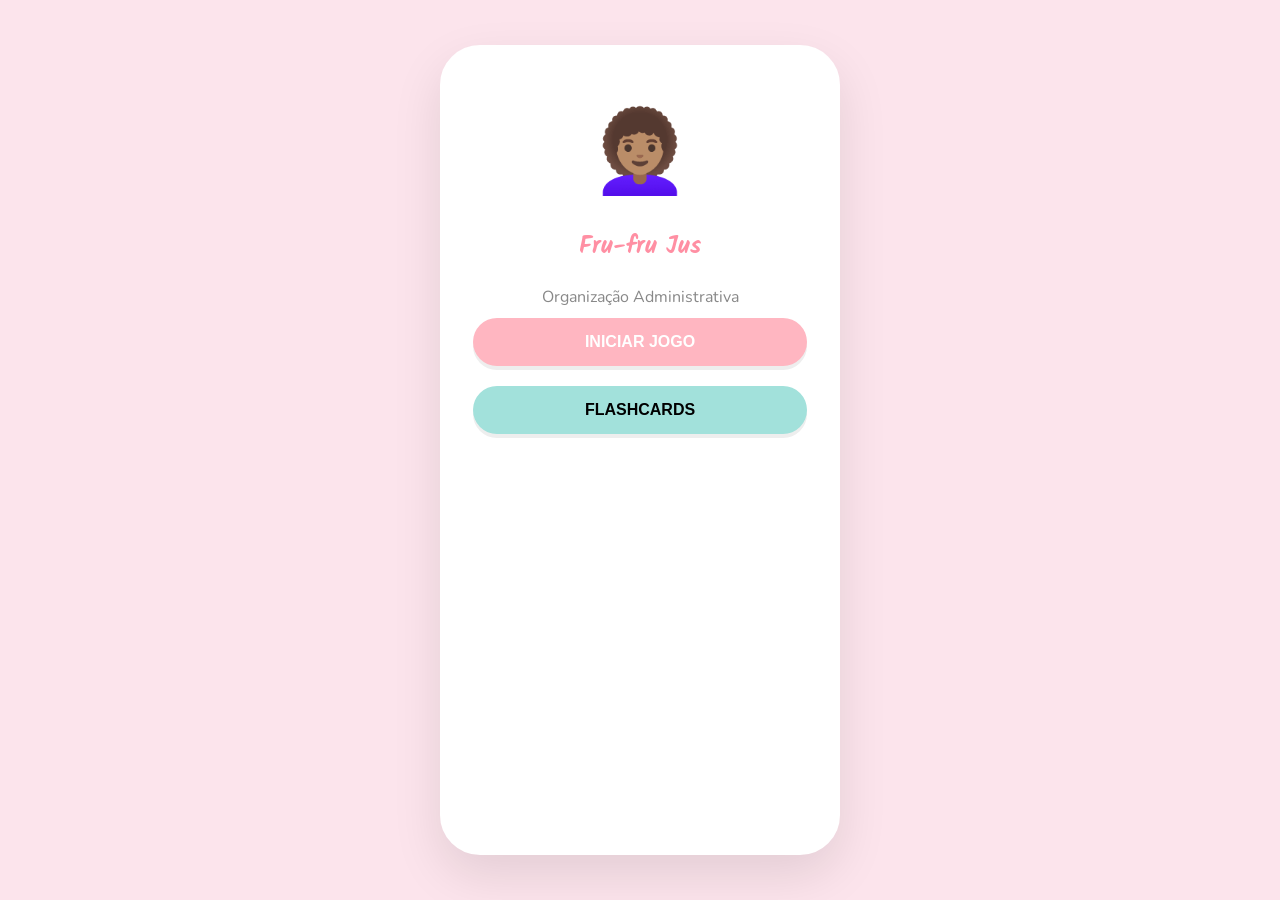
<file: index.html>
<!DOCTYPE html>
<html lang="pt-BR">
<head>
    <meta charset="UTF-8">
    <meta name="viewport" content="width=device-width, initial-scale=1.0">
    <title>Fru-fru: Missão Administrativa</title>
    <link href="https://fonts.googleapis.com/css2?family=Kalam:wght@700&family=Nunito:wght@400;700&display=swap" rel="stylesheet">
    <link rel="stylesheet" href="css/styles.css">
</head>
<body>
    <div id="celular">
        <section id="t-inicio" class="tela" style="display:block">
            <span class="frufru-img">👩🏽‍🦱</span>
            <h1>Fru-fru Jus</h1>
            <p style="text-align:center; color:#888">Organização Administrativa</p>
            <button class="btn-rosa" onclick="gameController.start()">INICIAR JOGO</button>
            <button style="background:var(--azul)" onclick="gameController.openFlashcards()">FLASHCARDS</button>
        </section>

        <section id="t-intro" class="tela">
            <span class="frufru-img">👩🏽‍🦱</span>
            <div class="caixa-texto">Oi! Sou a Fru-fru! Vou te levar por 30 fases para dominar o Direito Administrativo. Se você errar, eu te explico tudo no final de cada fase!</div>
            <button class="btn-rosa" onclick="gameController.goToMap()">VAMOS LÁ!</button>
        </section>

        <section id="t-mapa" class="tela">
            <h2>Floresta das Leis</h2>
            <div id="lista-fases"></div>
            <button class="btn-rosa" onclick="gameController.goToStart()">SAIR</button>
        </section>

        <section id="t-jogo" class="tela">
            <div id="hud" style="display:flex; justify-content:space-between; font-weight:bold; color:var(--rosa-escuro)">
                <span id="fase-txt">Fase 1</span>
                <span id="progresso-txt">1/30</span>
            </div>
            <div id="container-pergunta"></div>
            <div id="feedback" style="display:none; margin-top:20px" class="caixa-texto"></div>
            <button id="btn-prox" class="btn-rosa" style="display:none" onclick="gameController.nextQuestion()">AVANÇAR</button>
            <div id="controles-jogo" style="display:grid; grid-template-columns:1fr 1fr; gap:10px">
                <button style="background:#eee" onclick="gameController.goToMap()">VOLTAR</button>
                <button id="btn-dica" style="background:var(--azul)" onclick="gameController.showHint()">DICA</button>
                <button id="btn-nao-sei" style="background:#f4d03f" onclick="gameController.markAsUnknown()">NÃO SEI</button>
            </div>
        </section>

        <section id="t-conectar" class="tela">
            <h2>Ligue os Pontos!</h2>
            <div class="conectar-grid" id="grid-c"></div>
            <button class="btn-rosa" id="btn-concluir-c" onclick="gameController.validateConnections()">CONCLUIR</button>
        </section>

        <section id="t-revisao" class="tela">
            <span class="frufru-img">🎓</span>
            <h2>Resumo da Fru-fru</h2>
            <div id="erros-lista" class="caixa-texto" style="text-align:left; font-size:0.9rem"></div>
            <button class="btn-rosa" onclick="gameController.goToMap()">VOLTAR AO MAPA</button>
        </section>
    </div>

    <script src="js/constants.js"></script>
    <script src="js/gameState.js"></script>
    <script src="js/questionRenderer.js"></script>
    <script src="js/gameController.js"></script>
    <script src="js/app.js"></script>
</body>
</html>
</file>
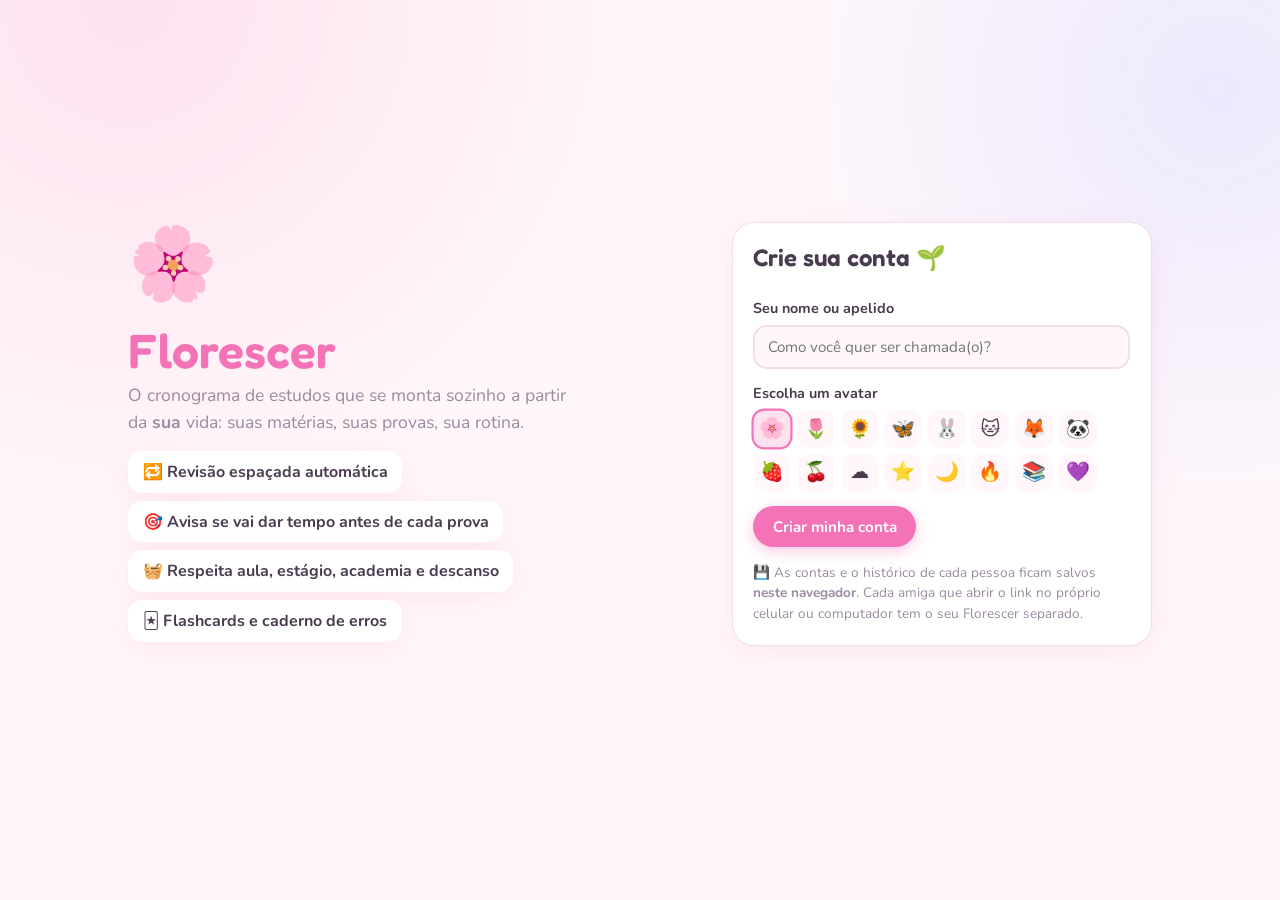
<file: florescer/index.html>
<!doctype html>
<html lang="pt-BR">
<head>
  <meta charset="utf-8">
  <meta name="viewport" content="width=device-width, initial-scale=1">
  <title>Florescer · cronograma de estudos</title>
  <meta name="description" content="Cronograma de estudos com revisão espaçada, intercalação, prioridades, provas e Pomodoro.">
  <link rel="icon" href="data:image/svg+xml,<svg xmlns='http://www.w3.org/2000/svg' viewBox='0 0 100 100'><text y='.9em' font-size='90'>🌸</text></svg>">
  <link rel="preconnect" href="https://fonts.googleapis.com">
  <link rel="preconnect" href="https://fonts.gstatic.com" crossorigin>
  <link href="https://fonts.googleapis.com/css2?family=Fredoka:wght@500;600&family=Nunito:wght@400;600;700;800&display=swap" rel="stylesheet">
  <link rel="stylesheet" href="css/style.css">
</head>
<body>
  <div class="app">
    <aside class="sidebar">
      <div class="brand">
        <span class="brand-flower">🌸</span>
        <div>
          <strong>Florescer</strong>
          <small>seu jardim de estudos</small>
        </div>
      </div>
      <nav id="nav" class="nav" aria-label="Seções"></nav>
      <div class="sidebar-foot">
        <div id="account" class="account"></div>
        <button id="mini-timer" class="mini-timer" data-action="go" data-view="pomodoro" hidden></button>
        <button class="btn ghost small" data-action="theme" title="Trocar tema">🌗 Tema</button>
      </div>
    </aside>
    <main id="view" class="main"></main>
  </div>
  <div id="toasts" class="toasts" aria-live="polite"></div>

  <script src="js/config.js"></script>
  <script src="js/utils.js"></script>
  <script src="js/store.js"></script>
  <script src="js/srs.js"></script>
  <script src="js/planner.js"></script>
  <script src="js/pomodoro.js"></script>
  <script src="js/insights.js"></script>
  <script src="js/auth.js"></script>
  <script src="js/app.js"></script>
  <script src="js/views/entrar.js"></script>
  <script src="js/views/rotina.js"></script>
  <script src="js/views/boasvindas.js"></script>
  <script src="js/views/hoje.js"></script>
  <script src="js/views/semana.js"></script>
  <script src="js/views/materias.js"></script>
  <script src="js/views/provas.js"></script>
  <script src="js/views/cartoes.js"></script>
  <script src="js/views/pomodoro.js"></script>
  <script src="js/views/jardim.js"></script>
  <script src="js/views/ajustes.js"></script>
</body>
</html>
</file>
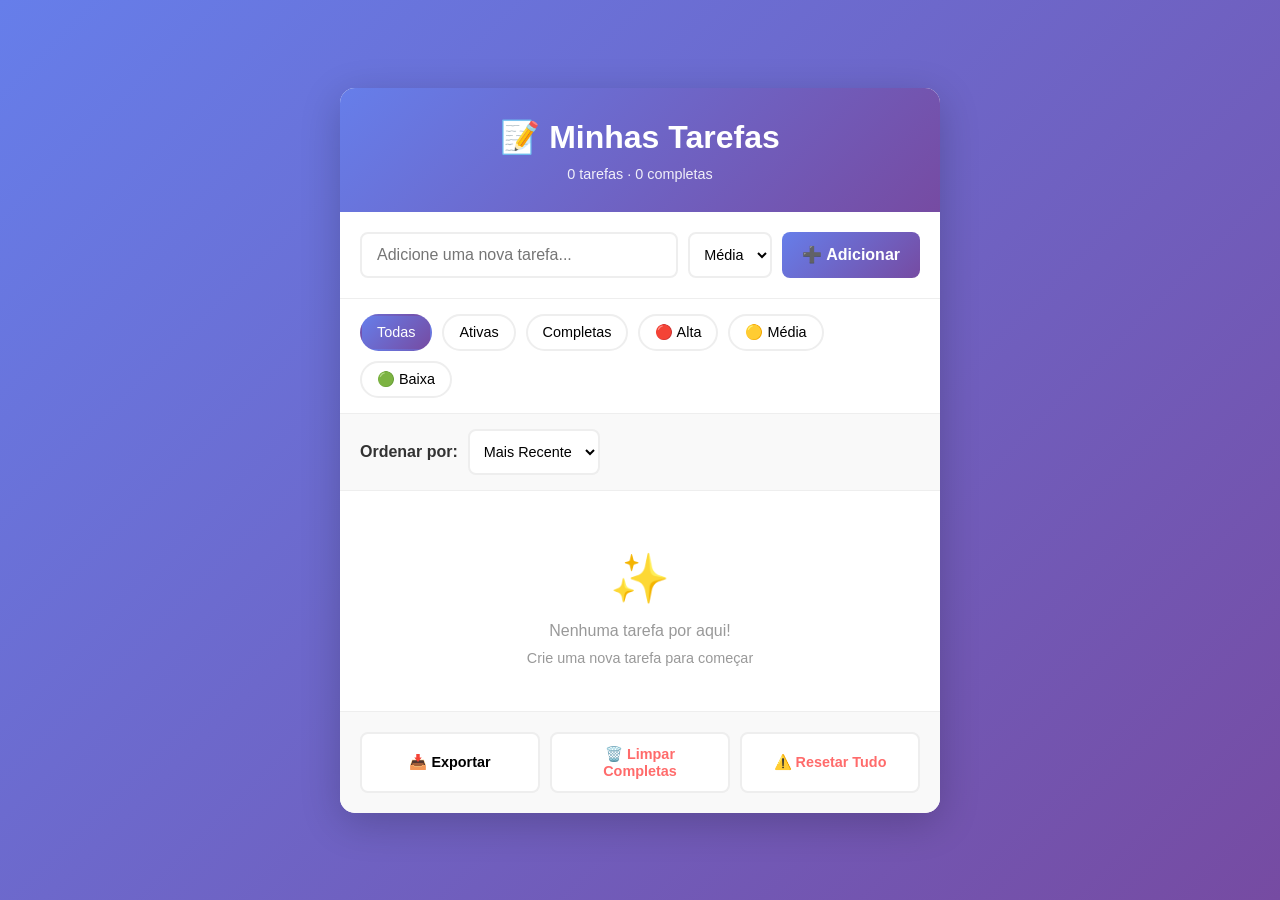
<file: todo-app/index.html>
<!DOCTYPE html>
<html lang="pt-BR">
<head>
    <meta charset="UTF-8">
    <meta name="viewport" content="width=device-width, initial-scale=1.0">
    <title>To-Do List App</title>
    <link rel="stylesheet" href="css/styles.css">
</head>
<body>
    <div class="container">
        <div class="todo-app">
            <!-- Header -->
            <div class="header">
                <h1>📝 Minhas Tarefas</h1>
                <p class="stats" id="stats">0 tarefas · 0 completas</p>
            </div>

            <!-- Input Section -->
            <div class="input-section">
                <div class="input-group">
                    <input 
                        type="text" 
                        id="taskInput" 
                        placeholder="Adicione uma nova tarefa..."
                        class="task-input"
                    >
                    <select id="prioritySelect" class="priority-select">
                        <option value="baixa">Baixa</option>
                        <option value="media" selected>Média</option>
                        <option value="alta">Alta</option>
                    </select>
                    <button id="addBtn" class="add-btn">➕ Adicionar</button>
                </div>
            </div>

            <!-- Filter Section -->
            <div class="filter-section">
                <button class="filter-btn active" data-filter="todas">Todas</button>
                <button class="filter-btn" data-filter="ativas">Ativas</button>
                <button class="filter-btn" data-filter="completas">Completas</button>
                <button class="filter-btn" data-filter="alta">🔴 Alta</button>
                <button class="filter-btn" data-filter="media">🟡 Média</button>
                <button class="filter-btn" data-filter="baixa">🟢 Baixa</button>
            </div>

            <!-- Sort Section -->
            <div class="sort-section">
                <label>Ordenar por:</label>
                <select id="sortSelect" class="sort-select">
                    <option value="recente">Mais Recente</option>
                    <option value="antiguo">Mais Antigo</option>
                    <option value="prioridade">Prioridade</option>
                    <option value="nome">Nome (A-Z)</option>
                </select>
            </div>

            <!-- Tasks List -->
            <div class="tasks-list" id="tasksList"></div>

            <!-- Empty State -->
            <div class="empty-state" id="emptyState">
                <span class="empty-icon">✨</span>
                <p>Nenhuma tarefa por aqui!</p>
                <p class="empty-hint">Crie uma nova tarefa para começar</p>
            </div>

            <!-- Actions -->
            <div class="actions-section">
                <button id="exportBtn" class="action-btn">📥 Exportar</button>
                <button id="clearBtn" class="action-btn danger">🗑️ Limpar Completas</button>
                <button id="resetBtn" class="action-btn danger">⚠️ Resetar Tudo</button>
            </div>
        </div>
    </div>

    <script src="js/storage.js"></script>
    <script src="js/app.js"></script>
</body>
</html>
</file>
<file: css/styles.css>
:root {
  --rosa: #ffb6c1;
  --rosa-escuro: #ff8fa3;
  --verde: #a8e6cf;
  --vermelho: #ffaaa5;
  --azul: #a2e1db;
  --fundo: #ffffff;
  --nuvem: #fdfbfb;
}

* {
  box-sizing: border-box;
  margin: 0;
  padding: 0;
  cursor: url('https://cur.cursors-4u.net/others/oth-9/oth824.cur'), auto;
}

body {
  background: #fce4ec;
  font-family: 'Nunito', sans-serif;
  display: flex;
  justify-content: center;
  align-items: center;
  min-height: 100vh;
  overflow: hidden;
}

#celular {
  width: 100%;
  max-width: 400px;
  height: 90vh;
  background: var(--fundo);
  border: 8px solid #fff;
  border-radius: 40px;
  position: relative;
  box-shadow: 0 20px 50px rgba(0, 0, 0, 0.1);
  overflow-y: auto;
  overflow-x: hidden;
  scroll-behavior: smooth;
}

.tela {
  display: none;
  padding: 25px;
  animation: fadeIn 0.5s;
}

@keyframes fadeIn {
  from {
    opacity: 0;
    transform: translateY(10px);
  }
  to {
    opacity: 1;
    transform: translateY(0);
  }
}

h1, h2 {
  font-family: 'Kalam', cursive;
  color: var(--rosa-escuro);
  text-align: center;
  margin: 20px 0;
}

button {
  border-radius: 25px;
  border: none;
  padding: 15px;
  width: 100%;
  font-weight: 700;
  transition: all 0.3s ease;
  margin: 10px 0;
  box-shadow: 0 4px 0 #eee;
  cursor: pointer;
  font-size: 1rem;
}

button:active {
  transform: translateY(3px);
  box-shadow: none;
}

button:hover:not(:disabled) {
  opacity: 0.9;
  transform: translateY(-2px);
}

button:disabled {
  opacity: 0.6;
  cursor: not-allowed;
}

.btn-rosa {
  background: var(--rosa);
  color: white;
}

.btn-rosa:hover:not(:disabled) {
  background: var(--rosa-escuro);
}

.frufru-img {
  font-size: 80px;
  text-align: center;
  display: block;
  margin: 20px auto;
  animation: flutuar 3s infinite ease-in-out;
}

@keyframes flutuar {
  0%, 100% {
    transform: translateY(0);
  }
  50% {
    transform: translateY(-15px);
  }
}

.caixa-texto {
  background: var(--nuvem);
  border: 3px dashed var(--rosa);
  border-radius: 20px;
  padding: 20px;
  font-size: 1.1rem;
  text-align: center;
  position: relative;
  margin: 20px 0;
  line-height: 1.6;
}

#mapa {
  background: #e2f0cb url('https://www.transparenttextures.com/patterns/p6.png');
  min-height: 1000px;
}

.fase-dot {
  width: 60px;
  height: 60px;
  background: white;
  border: 4px solid var(--rosa);
  border-radius: 50%;
  display: flex;
  justify-content: center;
  align-items: center;
  font-weight: bold;
  margin: 30px auto;
  position: relative;
  z-index: 2;
  transition: all 0.3s ease;
}

.fase-dot:hover {
  transform: scale(1.1);
}

.fase-dot.concluida {
  background: var(--verde);
  color: white;
}

.pergunta-card {
  background: white;
  padding: 20px;
  border-radius: 20px;
  border: 1px solid #eee;
  margin-top: 20px;
  box-shadow: 0 2px 8px rgba(0, 0, 0, 0.1);
}

.alt-btn {
  background: #fff;
  border: 2px solid var(--rosa);
  color: #333;
  text-align: left;
  margin: 10px 0;
  transition: all 0.3s ease;
}

.alt-btn:hover:not(:disabled) {
  background: #ffd6e8;
  border-color: var(--rosa-escuro);
}

.alt-btn.certo {
  background: var(--verde) !important;
  color: white;
  border-color: var(--verde);
}

.alt-btn.errado {
  background: var(--vermelho) !important;
  color: white;
  border-color: var(--vermelho);
}

.pasta-processo {
  background: #f4e4bc;
  border: 2px solid #d2b48c;
  padding: 20px;
  border-radius: 5px;
  position: relative;
  box-shadow: 0 2px 8px rgba(0, 0, 0, 0.1);
}

.carimbo {
  position: absolute;
  border: 4px solid #b22222;
  color: #b22222;
  padding: 5px 10px;
  transform: rotate(-15deg);
  font-weight: 900;
  right: 10px;
  top: 10px;
  opacity: 0.7;
  font-size: 0.8rem;
}

.conectar-grid {
  display: grid;
  grid-template-columns: 1fr 1fr;
  gap: 10px;
  margin: 20px 0;
}

.item-c {
  padding: 15px;
  background: white;
  border: 2px dashed var(--rosa);
  border-radius: 10px;
  font-size: 0.9rem;
  text-align: center;
  cursor: pointer;
  transition: all 0.3s ease;
  font-weight: 600;
}

.item-c:hover {
  background: #fff0f5;
}

.item-c.selecionado {
  background: var(--rosa) !important;
  color: white;
  border-color: var(--rosa-escuro);
}

#hud {
  background: #f0f0f0;
  padding: 15px;
  border-radius: 10px;
  margin-bottom: 20px;
}

@media (max-width: 480px) {
  #celular {
    border: 4px solid #fff;
    border-radius: 20px;
  }

  .tela {
    padding: 20px;
  }

  button {
    padding: 12px;
    font-size: 0.95rem;
  }

  h1, h2 {
    font-size: 1.8rem;
  }
}
</file>
<file: florescer/css/style.css>
/* Florescer · visual */

:root {
  --bg: #fff7fa;
  --bg-2: #fdeef4;
  --card: #ffffff;
  --ink: #4a3b4f;
  --muted: #9b8aa1;
  --line: #f3dde7;
  --pink: #f472b6;
  --pink-soft: #fde2ef;
  --lilac: #c4b5fd;
  --lilac-soft: #ede9fe;
  --mint: #a7f3d0;
  --butter: #fef3c7;
  --danger: #f87171;
  --shadow: 0 6px 24px rgba(244, 114, 182, 0.12);
  --radius: 22px;
  --font: 'Nunito', system-ui, -apple-system, 'Segoe UI', sans-serif;
  --font-head: 'Fredoka', 'Nunito', system-ui, sans-serif;
  color-scheme: light;
}

:root[data-theme='dark'] {
  --bg: #1f1a2e;
  --bg-2: #282139;
  --card: #2d2540;
  --ink: #f1e8f6;
  --muted: #a99bbd;
  --line: #3d3354;
  --pink: #f9a8d4;
  --pink-soft: #45304f;
  --lilac: #a78bfa;
  --lilac-soft: #362c52;
  --butter: #3f3628;
  --shadow: 0 6px 24px rgba(0, 0, 0, 0.3);
  color-scheme: dark;
}

* { box-sizing: border-box; }

html, body { margin: 0; }

body {
  font-family: var(--font);
  color: var(--ink);
  background:
    radial-gradient(circle at 10% 0%, var(--pink-soft) 0, transparent 35%),
    radial-gradient(circle at 95% 10%, var(--lilac-soft) 0, transparent 30%),
    var(--bg);
  background-attachment: fixed;
  min-height: 100vh;
  line-height: 1.5;
}

h1, h2, h3, h4 { font-family: var(--font-head); font-weight: 600; margin: 0 0 0.4em; line-height: 1.2; }
h1 { font-size: 2rem; }
h3 { font-size: 1.15rem; }
h4 { font-size: 1.05rem; }
p { margin: 0 0 0.6em; }
small, .small { font-size: 0.85rem; }
.tiny-txt { font-size: 0.75rem; }
.muted { color: var(--muted); }
.center { text-align: center; justify-content: center; }
.spacer { flex: 1; }

/* ---------- layout ---------- */

.app { display: grid; grid-template-columns: 240px 1fr; min-height: 100vh; }

.sidebar {
  position: sticky; top: 0; height: 100vh;
  display: flex; flex-direction: column; gap: 1.2rem;
  padding: 1.5rem 1rem;
  background: color-mix(in srgb, var(--card) 70%, transparent);
  backdrop-filter: blur(8px);
  border-right: 2px dashed var(--line);
}

.brand { display: flex; align-items: center; gap: 0.7rem; padding: 0 0.5rem; }
.brand strong { font-family: var(--font-head); font-size: 1.4rem; display: block; color: var(--pink); }
.brand small { color: var(--muted); }
.brand-flower { font-size: 2.2rem; animation: sway 4s ease-in-out infinite; display: inline-block; }

@keyframes sway { 0%, 100% { transform: rotate(-6deg); } 50% { transform: rotate(6deg); } }

.nav { display: flex; flex-direction: column; gap: 0.3rem; }
.nav-item {
  display: flex; align-items: center; gap: 0.7rem;
  border: 0; background: transparent; color: var(--ink);
  font: inherit; font-weight: 700; text-align: left;
  padding: 0.65rem 0.9rem; border-radius: 16px; cursor: pointer;
  transition: background 0.15s, transform 0.15s;
}
.nav-item:hover { background: var(--pink-soft); transform: translateX(3px); }
.nav-item.active { background: var(--pink); color: #fff; box-shadow: var(--shadow); }
.nav-icon { font-size: 1.15rem; }

.sidebar-foot { margin-top: auto; display: flex; flex-direction: column; gap: 0.5rem; }
.mini-timer {
  border: 0; border-radius: 16px; padding: 0.7rem; cursor: pointer;
  background: var(--lilac-soft); color: var(--ink);
  font: 700 1.1rem var(--font); animation: pulse 2s ease-in-out infinite;
}
@keyframes pulse { 50% { transform: scale(1.03); } }

.main { padding: 2rem clamp(1rem, 3vw, 2.5rem) 4rem; max-width: 1200px; width: 100%; }

.page-head { margin-bottom: 1.5rem; }
.page-head p { max-width: 640px; }

.split { display: grid; grid-template-columns: minmax(280px, 380px) 1fr; gap: 1.5rem; align-items: start; }
.split > div:first-child { position: sticky; top: 1rem; }
.stack { display: flex; flex-direction: column; gap: 1rem; }

/* ---------- cartões e botões ---------- */

.card {
  background: var(--card); border-radius: var(--radius);
  padding: 1.3rem; box-shadow: var(--shadow);
  border: 1px solid var(--line);
}

.btn {
  display: inline-flex; align-items: center; justify-content: center; gap: 0.4rem;
  border: 0; border-radius: 999px; cursor: pointer;
  font: 700 0.95rem var(--font); padding: 0.65rem 1.2rem;
  transition: transform 0.12s, box-shadow 0.12s, background 0.12s;
  color: var(--ink); background: var(--bg-2);
}
.btn:hover { transform: translateY(-1px); }
.btn:active { transform: translateY(1px) scale(0.98); }
.btn.primary { background: var(--pink); color: #fff; box-shadow: 0 4px 14px color-mix(in srgb, var(--pink) 40%, transparent); }
.btn.soft { background: var(--lilac-soft); }
.btn.ghost { background: transparent; border: 2px solid var(--line); }
.btn.ghost:hover { background: var(--bg-2); }
.btn.danger { background: transparent; color: var(--danger); border: 2px solid var(--danger); }
.btn.small { padding: 0.45rem 0.95rem; font-size: 0.85rem; }
.btn.tiny { padding: 0.25rem 0.6rem; font-size: 0.8rem; border-width: 1px; }
.btn.big { padding: 0.85rem 1.8rem; font-size: 1.05rem; }
.btn.full { width: 100%; }
.link { border: 0; background: none; color: inherit; font: inherit; cursor: pointer; padding: 0; text-align: left; text-decoration: underline dotted var(--pink); text-underline-offset: 4px; }

.row { display: flex; gap: 0.7rem; flex-wrap: wrap; align-items: center; }
.row.two, .row.three, .row.four { display: grid; gap: 0.8rem; align-items: end; }
.row.two { grid-template-columns: 1fr 1fr; }
.row.three { grid-template-columns: repeat(3, 1fr); }
.row.four { grid-template-columns: repeat(4, 1fr); }

/* ---------- formulários ---------- */

.form { display: flex; flex-direction: column; gap: 0.9rem; }
.field { display: flex; flex-direction: column; gap: 0.35rem; font-weight: 700; font-size: 0.9rem; }
.field small { font-weight: 400; }
.field.narrow { max-width: 320px; margin: 0 auto; width: 100%; }

input, select, textarea {
  font: 400 0.95rem var(--font); color: var(--ink);
  background: var(--bg); border: 2px solid var(--line); border-radius: 14px;
  padding: 0.6rem 0.8rem; width: 100%;
  transition: border-color 0.15s, box-shadow 0.15s;
}
input:focus, select:focus, textarea:focus { outline: none; border-color: var(--pink); box-shadow: 0 0 0 4px var(--pink-soft); }
textarea { resize: vertical; }

.picker { display: flex; flex-wrap: wrap; gap: 0.35rem; }
.picker input, .scale input, .days input { position: absolute; opacity: 0; pointer-events: none; }
.picker span {
  display: grid; place-items: center; width: 38px; height: 38px;
  border-radius: 12px; cursor: pointer; font-size: 1.2rem;
  border: 2px solid transparent; background: var(--bg);
}
.picker input:checked + span { border-color: var(--pink); background: var(--pink-soft); transform: scale(1.08); }
.picker.colors span { border-radius: 50%; width: 30px; height: 30px; }
.picker.colors input:checked + span { box-shadow: 0 0 0 3px var(--card), 0 0 0 5px var(--pink); }
.picker input:focus-visible + span, .scale input:focus-visible + span, .days input:focus-visible + span { outline: 2px solid var(--pink); }

.scale { display: flex; gap: 0.35rem; }
.scale-opt { flex: 1; }
.scale-opt span {
  display: flex; flex-direction: column; align-items: center;
  padding: 0.35rem 0; border-radius: 12px; cursor: pointer;
  background: var(--bg); border: 2px solid var(--line); filter: grayscale(0.8); opacity: 0.6;
}
.scale-opt span small { font-weight: 800; font-size: 0.75rem; }
.scale-opt input:checked + span { filter: none; opacity: 1; border-color: var(--pink); background: var(--pink-soft); }

.days { display: flex; gap: 0.35rem; flex-wrap: wrap; }
.days span { display: inline-block; padding: 0.4rem 0.8rem; border-radius: 999px; cursor: pointer; background: var(--bg); border: 2px solid var(--line); }
.days input:checked + span { background: var(--pink); color: #fff; border-color: var(--pink); }

/* ---------- pecinhas ---------- */

.chip {
  display: inline-flex; align-items: center; gap: 0.3rem;
  padding: 0.2rem 0.7rem; border-radius: 999px; font-weight: 700; font-size: 0.85rem;
  background: color-mix(in srgb, var(--c, var(--lilac)) 35%, var(--card));
  border: 1px solid color-mix(in srgb, var(--c, var(--lilac)) 70%, var(--card));
}
.tag { display: inline-block; padding: 0.15rem 0.6rem; border-radius: 999px; font-size: 0.78rem; font-weight: 700; background: var(--bg-2); }
.tag-prova { background: #fecdd3; color: #9f1239; }
.tag-estudo { background: var(--lilac-soft); }
.tag-pratica { background: var(--butter); }
:root[data-theme='dark'] .tag-prova { background: #5b2333; color: #fecdd3; }

.hearts { letter-spacing: -1px; font-size: 0.8rem; }
.hearts .off { opacity: 0.2; filter: grayscale(1); }

.bar { height: 8px; border-radius: 999px; background: var(--bg-2); overflow: hidden; margin: 0.3rem 0; }
.bar span { display: block; height: 100%; border-radius: inherit; background: linear-gradient(90deg, var(--c, var(--pink)), var(--lilac)); transition: width 0.4s; }
.bar.thick { height: 14px; flex: 1; }

.pill { font-size: 0.72rem; font-weight: 800; padding: 0.15rem 0.55rem; border-radius: 999px; white-space: nowrap; }
.pill-pendente { background: var(--bg-2); color: var(--muted); }
.pill-estudado { background: var(--lilac-soft); }
.pill-hoje { background: var(--butter); }
.pill-atrasado { background: #fecdd3; color: #9f1239; }
.pill-dominado { background: #d1fae5; color: #065f46; }

.empty { text-align: center; padding: 2.5rem 1rem; background: var(--card); border-radius: var(--radius); border: 2px dashed var(--line); }
.empty-emoji { font-size: 3rem; animation: sway 4s ease-in-out infinite; display: inline-block; }
.empty p { color: var(--muted); max-width: 420px; margin: 0 auto 1rem; }

.toasts { position: fixed; bottom: 1.2rem; right: 1.2rem; left: auto; max-width: min(380px, calc(100vw - 2rem)); display: flex; flex-direction: column; gap: 0.5rem; z-index: 50; }
.toast {
  background: var(--ink); color: var(--bg); padding: 0.75rem 1.1rem; border-radius: 16px;
  font-weight: 700; box-shadow: var(--shadow); animation: pop 0.25s ease-out; transition: opacity 0.4s, transform 0.4s;
}
.toast.out { opacity: 0; transform: translateY(10px); }
@keyframes pop { from { transform: scale(0.8) translateY(10px); opacity: 0; } }

/* ---------- hoje ---------- */

.hero { display: flex; justify-content: space-between; align-items: flex-start; gap: 1.5rem; flex-wrap: wrap; margin-bottom: 1.5rem; }
.hero-date { margin: 0; font-weight: 700; }

.countdown {
  display: flex; align-items: center; gap: 1rem; cursor: pointer; text-align: left;
  border: 0; font: inherit; color: var(--ink);
  background: color-mix(in srgb, var(--c) 30%, var(--card));
  border-radius: var(--radius); padding: 0.9rem 1.3rem; box-shadow: var(--shadow);
}
.countdown-num { font-family: var(--font-head); font-size: 2.6rem; line-height: 1; color: var(--pink); }
.countdown-txt { display: flex; flex-direction: column; }

.stats-row { display: grid; grid-template-columns: repeat(auto-fit, minmax(160px, 1fr)); gap: 1rem; margin-bottom: 1.2rem; }
.stat { background: var(--card); border-radius: var(--radius); padding: 1rem 1.2rem; box-shadow: var(--shadow); border: 1px solid var(--line); display: flex; flex-direction: column; }
.stat-label { font-size: 0.8rem; font-weight: 700; color: var(--muted); text-transform: uppercase; letter-spacing: 0.04em; }
.stat strong { font-family: var(--font-head); font-size: 1.6rem; font-weight: 600; }

.banner { display: flex; align-items: center; gap: 1rem; flex-wrap: wrap; padding: 0.9rem 1.2rem; border-radius: 18px; margin-bottom: 1rem; }
.banner span { flex: 1; min-width: 220px; }
.banner.info { background: var(--pink-soft); }
.banner.warn { background: var(--butter); }
.banner.soft { background: var(--lilac-soft); }

.welcome { display: flex; gap: 1.5rem; align-items: center; flex-wrap: wrap; }
.welcome-art { font-size: 5rem; animation: sway 4s ease-in-out infinite; }
.steps { list-style: none; padding: 0; margin: 1rem 0 0; display: flex; flex-direction: column; gap: 0.6rem; }
.steps li { display: flex; align-items: center; gap: 0.7rem; font-weight: 700; }
.step-dot { width: 24px; height: 24px; border-radius: 50%; border: 2px solid var(--pink); display: grid; place-items: center; font-size: 0.8rem; color: #fff; flex-shrink: 0; }
.steps li.done .step-dot { background: var(--pink); }
.steps li.done .link { text-decoration: line-through; color: var(--muted); }

.period { margin-bottom: 1.5rem; }
.period-title { margin: 1rem 0 0.8rem; }

.block {
  display: grid; grid-template-columns: 78px 1fr; gap: 1rem;
  background: var(--card); border-radius: var(--radius); padding: 1rem 1.2rem;
  margin-bottom: 0.9rem; box-shadow: var(--shadow);
  border: 1px solid var(--line); border-left: 8px solid var(--c);
  transition: opacity 0.2s, transform 0.2s;
}
.block.active { outline: 3px solid var(--pink); }
.block.done { opacity: 0.6; }
.block.done h4 { text-decoration: line-through; }
.block-time { display: flex; flex-direction: column; align-items: center; padding-top: 0.2rem; }
.block-time strong { font-family: var(--font-head); font-size: 1.2rem; }
.block-time span, .block-time small { color: var(--muted); }
.block-body { display: flex; flex-direction: column; gap: 0.8rem; min-width: 0; }
.study-head { display: flex; flex-wrap: wrap; gap: 0.4rem; align-items: center; margin-bottom: 0.4rem; }
.hint { color: var(--muted); font-size: 0.88rem; }
.block-foot { display: flex; flex-wrap: wrap; gap: 0.5rem; align-items: center; border-top: 1px dashed var(--line); padding-top: 0.7rem; }

.reviews { background: var(--bg); border-radius: 16px; padding: 0.7rem 0.9rem; }
.reviews-head { font-weight: 800; margin-bottom: 0.4rem; }
.reviews ul { list-style: none; padding: 0; margin: 0; display: flex; flex-direction: column; gap: 0.4rem; }
.review-row { display: flex; align-items: center; gap: 0.6rem; flex-wrap: wrap; }
.review-row.is-done .review-title { text-decoration: line-through; color: var(--muted); }
.review-title { flex: 1; min-width: 160px; }
.review-actions { display: flex; gap: 0.3rem; flex-wrap: wrap; }
.dot { width: 10px; height: 10px; border-radius: 50%; background: var(--c); flex-shrink: 0; }
.q { border: 0; border-radius: 999px; padding: 0.3rem 0.7rem; font: 700 0.8rem var(--font); cursor: pointer; color: var(--ink); }
.q-dificil { background: #fecdd3; }
.q-ok { background: var(--lilac-soft); }
.q-facil { background: #d1fae5; }
:root[data-theme='dark'] .q-dificil { background: #5b2333; }
:root[data-theme='dark'] .q-facil { background: #1f4d3d; }
.reviewed { font-size: 0.82rem; color: var(--muted); font-weight: 700; }

/* ---------- matérias ---------- */

.subject { border-top: 8px solid var(--c); display: flex; flex-direction: column; gap: 0.8rem; }
.subject-head { display: flex; align-items: center; gap: 0.8rem; }
.subject-emoji { font-size: 2rem; width: 52px; height: 52px; display: grid; place-items: center; border-radius: 16px; background: color-mix(in srgb, var(--c) 35%, var(--card)); flex-shrink: 0; }
.subject-name { flex: 1; min-width: 0; }
.subject-name h3 { margin: 0; }
.subject-actions { display: flex; gap: 0.3rem; }
.subject-scales { display: flex; flex-wrap: wrap; gap: 0.4rem 1.2rem; font-size: 0.85rem; font-weight: 700; }
.priority { display: flex; flex-direction: column; }

.topics { display: flex; flex-direction: column; gap: 0.8rem; }
.topics-form { display: flex; flex-direction: column; gap: 0.5rem; align-items: flex-start; }
.topic-list { list-style: none; padding: 0; margin: 0; display: flex; flex-direction: column; gap: 0.35rem; }
.topic { display: flex; align-items: center; gap: 0.6rem; padding: 0.45rem 0.6rem; border-radius: 12px; background: var(--bg); }
.topic-title { flex: 1; min-width: 0; overflow-wrap: anywhere; }
.topic-actions { display: flex; gap: 0.3rem; }

/* ---------- provas ---------- */

.exam { display: grid; grid-template-columns: 80px 1fr auto; gap: 1rem; align-items: start; border-left: 8px solid var(--c); }
.exam.urgent { background: color-mix(in srgb, #fecdd3 30%, var(--card)); }
.exam-count { display: flex; flex-direction: column; align-items: center; justify-content: center; background: color-mix(in srgb, var(--c) 35%, var(--card)); border-radius: 18px; padding: 0.6rem; }
.exam-count strong { font-family: var(--font-head); font-size: 2rem; line-height: 1; }
.exam-top { display: flex; gap: 0.4rem; flex-wrap: wrap; margin-bottom: 0.4rem; }
.exam-actions { display: flex; flex-direction: column; gap: 0.3rem; }
.notes { white-space: pre-wrap; color: var(--muted); font-size: 0.9rem; }
.past-list { list-style: none; padding: 0; margin: 0; display: flex; flex-direction: column; gap: 0.5rem; }
.past { display: flex; align-items: center; gap: 0.6rem; flex-wrap: wrap; }
.grade { display: flex; align-items: center; gap: 0.4rem; font-weight: 700; font-size: 0.85rem; }
.grade input { width: 80px; padding: 0.35rem 0.5rem; }

/* ---------- semana ---------- */

.week { display: grid; grid-template-columns: repeat(7, minmax(140px, 1fr)); gap: 0.7rem; overflow-x: auto; padding-bottom: 0.5rem; margin-bottom: 1.5rem; }
.wk-day { background: var(--card); border-radius: 18px; padding: 0.8rem; box-shadow: var(--shadow); border: 1px solid var(--line); min-width: 140px; }
.wk-day.today { outline: 3px solid var(--pink); }
.wk-day.off { opacity: 0.6; }
.wk-day header { display: flex; justify-content: space-between; align-items: baseline; gap: 0.4rem; flex-wrap: wrap; margin-bottom: 0.4rem; }
.wk-day header strong { text-transform: capitalize; }
.wk-day ul { list-style: none; padding: 0; margin: 0; display: flex; flex-direction: column; gap: 0.35rem; }
.wk-item { display: flex; flex-direction: column; padding: 0.4rem 0.55rem; border-radius: 12px; background: color-mix(in srgb, var(--c) 28%, var(--card)); font-size: 0.82rem; font-weight: 700; }
.wk-item small { font-weight: 400; overflow: hidden; text-overflow: ellipsis; white-space: nowrap; }
.wk-item.done { opacity: 0.5; text-decoration: line-through; }
.wk-exam { background: #fecdd3; color: #9f1239; font-size: 0.78rem; font-weight: 800; padding: 0.25rem 0.5rem; border-radius: 10px; margin-bottom: 0.4rem; }

.dist-row { display: flex; align-items: center; gap: 0.8rem; margin: 0.5rem 0; }
.dist-name { width: 190px; font-weight: 700; font-size: 0.9rem; overflow: hidden; text-overflow: ellipsis; white-space: nowrap; }
.dist-val { width: 60px; text-align: right; font-weight: 700; font-size: 0.9rem; }

/* ---------- pomodoro ---------- */

.pomo { max-width: 560px; margin: 0 auto; display: flex; flex-direction: column; gap: 1.2rem; align-items: center; }
.pomo-phases { display: flex; gap: 0.4rem; flex-wrap: wrap; justify-content: center; }
.pomo-phases span { padding: 0.3rem 0.8rem; border-radius: 999px; background: var(--bg); font-weight: 700; font-size: 0.85rem; color: var(--muted); }
.pomo-phases span.on { background: var(--pink); color: #fff; }
.ring { position: relative; width: min(260px, 70vw); aspect-ratio: 1; }
.ring svg { width: 100%; height: 100%; transform: rotate(-90deg); }
.ring-bg { fill: none; stroke: var(--bg-2); stroke-width: 16; }
.ring-fg { fill: none; stroke: var(--pink); stroke-width: 16; stroke-linecap: round; transition: stroke-dashoffset 0.5s linear; }
.phase-curta .ring-fg, .phase-longa .ring-fg { stroke: #6ee7b7; }
.ring-center { position: absolute; inset: 0; display: flex; flex-direction: column; align-items: center; justify-content: center; }
.ring-time { font-family: var(--font-head); font-size: 3.4rem; font-variant-numeric: tabular-nums; }
.tomatoes { font-size: 1.3rem; letter-spacing: 2px; margin: 0; }
.tomatoes .muted { letter-spacing: normal; }

/* ---------- jardim ---------- */

.garden { display: grid; grid-template-columns: repeat(auto-fill, minmax(190px, 1fr)); gap: 1rem; margin-bottom: 1.5rem; }
.flower { background: var(--card); border-radius: var(--radius); padding: 1.2rem; text-align: center; box-shadow: var(--shadow); border: 1px solid var(--line); border-bottom: 8px solid var(--c); }
.flower h4 { margin: 0.4rem 0 0.1rem; }
.flower p { margin: 0.2rem 0; }
.flower-art { font-size: 3.4rem; display: inline-block; animation: sway 5s ease-in-out infinite; }
.stage-murcha .flower-art, .stage-seca .flower-art { animation: none; filter: saturate(0.6); }
.stage-semente .flower-art { animation-duration: 3s; }

.heat { display: grid; grid-template-columns: repeat(14, 1fr); gap: 5px; max-width: 520px; margin: 0.6rem 0; }
.cell { aspect-ratio: 1; border-radius: 6px; background: var(--bg-2); }
.cell.l1 { background: color-mix(in srgb, var(--pink) 25%, var(--bg-2)); }
.cell.l2 { background: color-mix(in srgb, var(--pink) 50%, var(--bg-2)); }
.cell.l3 { background: color-mix(in srgb, var(--pink) 75%, var(--bg-2)); }
.cell.l4 { background: var(--pink); }

/* ---------- telas menores ---------- */

@media (max-width: 960px) {
  .split { grid-template-columns: 1fr; }
  .split > div:first-child { position: static; }
  .row.four { grid-template-columns: 1fr 1fr; }
}

@media (max-width: 760px) {
  .app { grid-template-columns: minmax(0, 1fr); }
  .sidebar {
    position: sticky; top: 0; z-index: 10; height: auto;
    flex-direction: row; align-items: center; gap: 0.5rem; padding: 0.6rem 0.8rem;
    border-right: 0; border-bottom: 2px dashed var(--line);
  }
  .brand small, .brand strong { display: none; }
  .brand-flower { font-size: 1.6rem; }
  .nav { flex-direction: row; overflow-x: auto; flex: 1; min-width: 0; scrollbar-width: none; }
  .nav-item { padding: 0.5rem 0.7rem; flex-shrink: 0; }
  .nav-label { display: none; }
  .nav-item.active .nav-label { display: inline; }
  .sidebar-foot { margin: 0; flex-direction: row; }
  .sidebar-foot .btn { display: none; }
  .main { padding: 1.2rem 1rem 3rem; }
  h1 { font-size: 1.6rem; }
  .block { grid-template-columns: 1fr; }
  .block-time { flex-direction: row; gap: 0.5rem; justify-content: flex-start; }
  .row.two, .row.three { grid-template-columns: 1fr; }
  .exam { grid-template-columns: 64px 1fr; }
  .exam-actions { grid-column: 1 / -1; flex-direction: row; }
  .dist-name { width: 120px; }
}

@media (prefers-reduced-motion: reduce) {
  *, *::before, *::after { animation: none !important; transition: none !important; }
}

/* =========================================================
   v2 · contas, questionário, rotina, cartões, histórico
   ========================================================= */

body.bare .app { grid-template-columns: minmax(0, 1fr); }
body.bare .sidebar { display: none; }
body.bare .main { max-width: 1100px; margin: 0 auto; }

.ok-txt { color: #059669; }
.warn-txt { color: #e11d48; font-weight: 700; }
:root[data-theme='dark'] .ok-txt { color: #6ee7b7; }
:root[data-theme='dark'] .warn-txt { color: #fda4af; }
.error { color: #e11d48; font-weight: 700; margin: 0; }
.row.nowrap { flex-wrap: nowrap; }
.split.even { grid-template-columns: 1fr 1fr; }
.split.even > div:first-child, .split.even > section:first-child, .split.even > form:first-child { position: static; }
.form.inner { padding: 0.9rem; background: var(--bg); border-radius: 16px; }
.narrow-select { width: auto; }
.btn[disabled] { opacity: 0.45; cursor: not-allowed; transform: none; }

/* conta na barra lateral */
.account { display: flex; flex-direction: column; gap: 0.4rem; padding: 0.7rem; border-radius: 16px; background: var(--bg-2); }
.account:empty { display: none; }
.account-who { display: flex; gap: 0.6rem; align-items: center; }
.account-who strong { display: block; line-height: 1.2; }
.account-who small { font-size: 0.72rem; line-height: 1.2; display: block; }
.account-avatar { font-size: 1.7rem; }

/* entrar */
.auth { display: grid; grid-template-columns: 1fr minmax(300px, 420px); gap: 2.5rem; align-items: center; min-height: calc(100vh - 6rem); }
.auth-hero h1 { font-size: 3rem; color: var(--pink); margin: 0.2rem 0; }
.auth-hero p { font-size: 1.1rem; max-width: 460px; }
.auth-flower { font-size: 4.5rem; animation: sway 4s ease-in-out infinite; display: inline-block; }
.auth-perks { list-style: none; padding: 0; display: flex; flex-direction: column; gap: 0.5rem; font-weight: 700; }
.auth-perks li { background: var(--card); border-radius: 14px; padding: 0.55rem 0.9rem; box-shadow: var(--shadow); width: fit-content; }
.auth-card { display: flex; flex-direction: column; gap: 1rem; }
.auth-note { margin: 0; }
.profiles { display: grid; grid-template-columns: repeat(auto-fill, minmax(110px, 1fr)); gap: 0.8rem; }
.profile { position: relative; }
.profile-btn { width: 100%; display: flex; flex-direction: column; align-items: center; gap: 0.3rem; padding: 1rem 0.5rem; border-radius: 18px; border: 2px solid var(--line); background: var(--bg); cursor: pointer; font: inherit; color: var(--ink); transition: transform 0.15s, border-color 0.15s; }
.profile-btn:hover { transform: translateY(-3px); border-color: var(--pink); }
.profile-btn.add { border-style: dashed; }
.profile-avatar { font-size: 2.4rem; }
.profile-del { position: absolute; top: 4px; right: 4px; border: 0; background: transparent; color: var(--muted); cursor: pointer; border-radius: 50%; width: 24px; height: 24px; opacity: 0; }
.profile:hover .profile-del, .profile-del:focus { opacity: 1; }
.btn.google { background: #fff; color: #3c4043; border: 2px solid var(--line); }
.divider { display: flex; align-items: center; gap: 0.7rem; color: var(--muted); font-size: 0.85rem; }
.divider::before, .divider::after { content: ''; flex: 1; border-top: 1px solid var(--line); }

/* abas */
.tabs { display: flex; gap: 0.3rem; background: var(--bg); padding: 0.3rem; border-radius: 999px; width: fit-content; max-width: 100%; overflow-x: auto; }
.tab { border: 0; background: transparent; font: 700 0.9rem var(--font); color: var(--muted); padding: 0.45rem 1rem; border-radius: 999px; cursor: pointer; white-space: nowrap; }
.tab.on { background: var(--card); color: var(--ink); box-shadow: var(--shadow); }
.page-tabs { margin-bottom: 1.2rem; background: var(--card); }
.page-tabs .tab.on { background: var(--pink); color: #fff; }

/* questionário */
.wizard { display: flex; flex-direction: column; gap: 1.2rem; padding-top: 1rem; }
.wiz-brand { font-family: var(--font-head); color: var(--pink); font-size: 1.3rem; }
.wiz-head h1 { margin-top: 0.3rem; }
.wiz-progress { height: 10px; border-radius: 999px; background: var(--bg-2); overflow: hidden; margin: 0.8rem 0 0.4rem; }
.wiz-progress span { display: block; height: 100%; background: linear-gradient(90deg, var(--pink), var(--lilac)); transition: width 0.4s; }
.wiz-nav { display: flex; justify-content: space-between; align-items: center; gap: 1rem; }
.cards-pick { display: grid; grid-template-columns: repeat(auto-fit, minmax(150px, 1fr)); gap: 0.6rem; }
.cards-pick input { position: absolute; opacity: 0; pointer-events: none; }
.cards-pick span { display: flex; flex-direction: column; align-items: center; text-align: center; gap: 0.2rem; padding: 0.9rem 0.6rem; border-radius: 18px; border: 2px solid var(--line); background: var(--bg); cursor: pointer; font-size: 1.6rem; height: 100%; }
.cards-pick strong { font-size: 0.95rem; }
.cards-pick small { font-size: 0.75rem; font-weight: 400; color: var(--muted); }
.cards-pick input:checked + span { border-color: var(--pink); background: var(--pink-soft); }
.cards-pick input:focus-visible + span { outline: 2px solid var(--pink); }
.summary { display: flex; flex-direction: column; gap: 0.8rem; }
.promise { padding-left: 1.2rem; display: flex; flex-direction: column; gap: 0.4rem; }

/* rotina */
.table-wrap { overflow-x: auto; }
.avail { border-collapse: separate; border-spacing: 0 4px; width: 100%; min-width: 520px; }
.avail th { font-size: 0.85rem; text-align: center; padding: 0.3rem; }
.avail tbody th { text-align: left; }
.avail td { text-align: center; padding: 0.2rem 0.3rem; }
.avail td:last-child { text-align: left; white-space: nowrap; }
.avail .hours { width: 76px; padding: 0.35rem 0.5rem; }
.check input { position: absolute; opacity: 0; pointer-events: none; }
.check span { display: inline-block; width: 30px; height: 30px; border-radius: 10px; border: 2px solid var(--line); background: var(--bg); cursor: pointer; }
.check input:checked + span { background: var(--pink); border-color: var(--pink); }
.check input:checked + span::after { content: '✓'; color: #fff; font-weight: 800; display: grid; place-items: center; height: 100%; }
.check input:focus-visible + span { outline: 2px solid var(--pink); }
.chips { display: flex; flex-wrap: wrap; gap: 0.4rem; }
.chip-btn { border: 2px dashed var(--line); background: var(--bg); color: var(--ink); border-radius: 999px; padding: 0.3rem 0.8rem; font: 700 0.85rem var(--font); cursor: pointer; }
.chip-btn:hover { border-color: var(--pink); background: var(--pink-soft); }
.life-list { list-style: none; padding: 0; margin: 0; display: flex; flex-direction: column; gap: 0.4rem; }
.life-list li { display: flex; align-items: center; gap: 0.7rem; padding: 0.5rem 0.7rem; border-radius: 14px; background: var(--bg); }
.life-list li > span:nth-child(2) { flex: 1; min-width: 0; }
.life-list small { display: block; }
.life-emoji { display: inline-grid; place-items: center; width: 34px; height: 34px; border-radius: 12px; background: var(--bg-2); font-size: 1.1rem; flex-shrink: 0; }
.toggle { display: inline-flex; align-items: center; gap: 0.4rem; font-weight: 700; font-size: 0.9rem; cursor: pointer; }
.toggle input { width: auto; accent-color: var(--pink); }
.life-card { display: grid; grid-template-columns: 78px 1fr; gap: 1rem; align-items: center; padding: 0.7rem 1.2rem; margin-bottom: 0.9rem; border-radius: var(--radius); border: 2px dashed var(--line); color: var(--muted); }
.wk-life { margin: 0 0 0.3rem; letter-spacing: 2px; }

/* dicas */
.insights { display: flex; flex-direction: column; gap: 0.5rem; margin-bottom: 1rem; }
.insight { display: flex; align-items: center; gap: 0.8rem; padding: 0.75rem 1rem; border-radius: 16px; background: var(--card); border: 1px solid var(--line); box-shadow: var(--shadow); }
.insight > span:nth-child(2) { flex: 1; }
.insight-emoji { font-size: 1.4rem; }
.card .insights { margin: 0; }
.card .insight { box-shadow: none; background: var(--bg); }

/* provas */
.checklist { display: flex; flex-direction: column; gap: 0.25rem; max-height: 210px; overflow-y: auto; padding: 0.5rem; border: 2px solid var(--line); border-radius: 14px; background: var(--bg); }
.checklist label { display: flex; gap: 0.5rem; align-items: center; font-weight: 400; cursor: pointer; }
.checklist input { width: auto; accent-color: var(--pink); }
.forecast { font-size: 0.88rem; font-weight: 700; padding: 0.5rem 0.8rem; border-radius: 12px; margin: 0.3rem 0 0.5rem; }
.forecast.ok { background: #d1fae5; color: #065f46; }
.forecast.tight { background: var(--butter); }
.forecast.risk { background: #fecdd3; color: #9f1239; }
:root[data-theme='dark'] .forecast.ok { background: #1f4d3d; color: #d1fae5; }
:root[data-theme='dark'] .forecast.risk { background: #5b2333; color: #fecdd3; }
.grade-line { font-weight: 600; }

/* cartões */
.flash { max-width: 640px; margin: 0 auto; background: var(--card); border-radius: 26px; padding: 1.6rem; box-shadow: var(--shadow); border: 1px solid var(--line); border-top: 10px solid var(--c); display: flex; flex-direction: column; gap: 1.2rem; }
.flash-top { display: flex; flex-wrap: wrap; gap: 0.5rem; align-items: center; }
.flash-q { font-family: var(--font-head); font-size: 1.35rem; white-space: pre-wrap; }
.flash-a { white-space: pre-wrap; padding: 1rem; border-radius: 16px; background: var(--bg); font-size: 1.05rem; animation: pop 0.25s ease-out; }
.flash-err { margin: 0; padding: 0.8rem 1rem; border-radius: 14px; background: var(--butter); }
.q.big { padding: 0.6rem 1.2rem; font-size: 0.95rem; }
.tips { padding-left: 1.1rem; display: flex; flex-direction: column; gap: 0.5rem; margin: 0; }

/* histórico */
.hist-list { list-style: none; padding: 0; margin: 0; display: flex; flex-direction: column; gap: 0.7rem; }
.hist { padding: 0.7rem 0.9rem; border-radius: 14px; background: var(--bg); }
.hist-head { display: flex; justify-content: space-between; flex-wrap: wrap; gap: 0.3rem 1rem; }
.hist-ref { display: flex; flex-direction: column; gap: 0.15rem; font-size: 0.85rem; margin-top: 0.3rem; }

@media (max-width: 960px) {
  .split.even { grid-template-columns: 1fr; }
  .auth { grid-template-columns: 1fr; gap: 1.5rem; min-height: 0; }
  .auth-hero h1 { font-size: 2.3rem; }
}
@media (max-width: 760px) {
  .account { display: none; }
  .life-card { grid-template-columns: 1fr; gap: 0.3rem; }
  .life-card .block-time { flex-direction: row; gap: 0.5rem; }
  .cards-pick { grid-template-columns: 1fr 1fr; }
  .wiz-nav .btn.big { padding: 0.75rem 1.1rem; }
}

/* rótulos que escondem o input nativo precisam contê-lo */
.picker label, .scale-opt, .days label, .cards-pick label, .check { position: relative; }
.check { display: inline-block; }
.wiz-top { display: flex; justify-content: space-between; align-items: center; gap: 1rem; }
</file>
<file: todo-app/css/styles.css>
* {
  margin: 0;
  padding: 0;
  box-sizing: border-box;
}

body {
  font-family: 'Segoe UI', Tahoma, Geneva, Verdana, sans-serif;
  background: linear-gradient(135deg, #667eea 0%, #764ba2 100%);
  min-height: 100vh;
  padding: 20px;
  display: flex;
  justify-content: center;
  align-items: center;
}

.container {
  width: 100%;
  max-width: 600px;
}

.todo-app {
  background: white;
  border-radius: 15px;
  box-shadow: 0 10px 40px rgba(0, 0, 0, 0.2);
  overflow: hidden;
  animation: slideDown 0.5s ease;
}

@keyframes slideDown {
  from {
    opacity: 0;
    transform: translateY(-20px);
  }
  to {
    opacity: 1;
    transform: translateY(0);
  }
}

/* Header */
.header {
  background: linear-gradient(135deg, #667eea 0%, #764ba2 100%);
  color: white;
  padding: 30px 20px;
  text-align: center;
}

.header h1 {
  font-size: 2rem;
  margin-bottom: 10px;
  font-weight: 700;
}

.stats {
  font-size: 0.9rem;
  opacity: 0.9;
}

/* Input Section */
.input-section {
  padding: 20px;
  border-bottom: 1px solid #eee;
}

.input-group {
  display: flex;
  gap: 10px;
}

.task-input {
  flex: 1;
  padding: 12px 15px;
  border: 2px solid #eee;
  border-radius: 8px;
  font-size: 1rem;
  transition: border-color 0.3s;
}

.task-input:focus {
  outline: none;
  border-color: #667eea;
}

.priority-select,
.sort-select {
  padding: 12px 10px;
  border: 2px solid #eee;
  border-radius: 8px;
  font-size: 0.9rem;
  cursor: pointer;
  transition: border-color 0.3s;
  background: white;
}

.priority-select:focus,
.sort-select:focus {
  outline: none;
  border-color: #667eea;
}

.add-btn {
  padding: 12px 20px;
  background: linear-gradient(135deg, #667eea 0%, #764ba2 100%);
  color: white;
  border: none;
  border-radius: 8px;
  font-size: 1rem;
  font-weight: 600;
  cursor: pointer;
  transition: transform 0.2s, box-shadow 0.2s;
}

.add-btn:hover {
  transform: translateY(-2px);
  box-shadow: 0 5px 15px rgba(102, 126, 234, 0.4);
}

.add-btn:active {
  transform: translateY(0);
}

/* Filter Section */
.filter-section {
  display: flex;
  flex-wrap: wrap;
  gap: 10px;
  padding: 15px 20px;
  border-bottom: 1px solid #eee;
}

.filter-btn {
  padding: 8px 15px;
  border: 2px solid #eee;
  background: white;
  border-radius: 20px;
  cursor: pointer;
  transition: all 0.3s;
  font-size: 0.9rem;
  font-weight: 500;
}

.filter-btn:hover {
  border-color: #667eea;
  color: #667eea;
}

.filter-btn.active {
  background: linear-gradient(135deg, #667eea 0%, #764ba2 100%);
  color: white;
  border-color: transparent;
}

/* Sort Section */
.sort-section {
  display: flex;
  align-items: center;
  gap: 10px;
  padding: 15px 20px;
  border-bottom: 1px solid #eee;
  background: #f9f9f9;
}

.sort-section label {
  font-weight: 600;
  color: #333;
}

/* Tasks List */
.tasks-list {
  max-height: 500px;
  overflow-y: auto;
  padding: 10px 20px;
}

.task-item {
  display: flex;
  align-items: center;
  gap: 12px;
  padding: 15px;
  background: #f9f9f9;
  border-radius: 8px;
  margin-bottom: 10px;
  animation: fadeIn 0.3s ease;
  border-left: 4px solid #667eea;
  transition: all 0.3s;
}

@keyframes fadeIn {
  from {
    opacity: 0;
    transform: translateY(-10px);
  }
  to {
    opacity: 1;
    transform: translateY(0);
  }
}

.task-item:hover {
  background: #f0f0f0;
  transform: translateX(5px);
}

.task-item.completed {
  opacity: 0.6;
}

.task-item.completed .task-text {
  text-decoration: line-through;
  color: #999;
}

/* Priority Colors */
.task-item.alta {
  border-left-color: #ff6b6b;
}

.task-item.media {
  border-left-color: #ffd93d;
}

.task-item.baixa {
  border-left-color: #6bcf7f;
}

/* Checkbox */
.task-checkbox {
  width: 24px;
  height: 24px;
  cursor: pointer;
  accent-color: #667eea;
}

/* Task Content */
.task-content {
  flex: 1;
}

.task-header {
  display: flex;
  align-items: center;
  gap: 10px;
  margin-bottom: 5px;
}

.task-text {
  font-size: 1rem;
  color: #333;
  font-weight: 500;
}

.priority-badge {
  display: inline-block;
  padding: 3px 10px;
  border-radius: 12px;
  font-size: 0.75rem;
  font-weight: 600;
  text-transform: uppercase;
}

.priority-badge.alta {
  background: #ffe0e0;
  color: #ff6b6b;
}

.priority-badge.media {
  background: #fff3cd;
  color: #ffd93d;
}

.priority-badge.baixa {
  background: #d4f5e0;
  color: #6bcf7f;
}

.task-date {
  font-size: 0.8rem;
  color: #999;
}

/* Delete Button */
.delete-btn {
  width: 32px;
  height: 32px;
  border: none;
  background: #fee;
  color: #ff6b6b;
  border-radius: 6px;
  cursor: pointer;
  font-size: 1.2rem;
  transition: all 0.3s;
  display: flex;
  align-items: center;
  justify-content: center;
}

.delete-btn:hover {
  background: #ff6b6b;
  color: white;
  transform: scale(1.1);
}

/* Empty State */
.empty-state {
  display: none;
  text-align: center;
  padding: 60px 20px 40px;
  color: #999;
}

.empty-state.show {
  display: block;
}

.empty-icon {
  font-size: 3rem;
  display: block;
  margin-bottom: 15px;
}

.empty-state p {
  margin: 5px 0;
}

.empty-hint {
  font-size: 0.9rem;
  margin-top: 10px !important;
}

/* Actions Section */
.actions-section {
  display: flex;
  gap: 10px;
  padding: 20px;
  border-top: 1px solid #eee;
  background: #f9f9f9;
}

.action-btn {
  flex: 1;
  padding: 12px 15px;
  border: 2px solid #eee;
  background: white;
  border-radius: 8px;
  cursor: pointer;
  font-size: 0.9rem;
  font-weight: 600;
  transition: all 0.3s;
}

.action-btn:hover {
  border-color: #667eea;
  color: #667eea;
}

.action-btn.danger {
  color: #ff6b6b;
}

.action-btn.danger:hover {
  border-color: #ff6b6b;
  background: #fee;
}

/* Scrollbar */
.tasks-list::-webkit-scrollbar {
  width: 6px;
}

.tasks-list::-webkit-scrollbar-track {
  background: #f1f1f1;
}

.tasks-list::-webkit-scrollbar-thumb {
  background: #667eea;
  border-radius: 3px;
}

.tasks-list::-webkit-scrollbar-thumb:hover {
  background: #764ba2;
}

/* Responsive */
@media (max-width: 600px) {
  .header h1 {
    font-size: 1.5rem;
  }

  .input-group {
    flex-direction: column;
  }

  .priority-select,
  .sort-select,
  .add-btn {
    width: 100%;
  }

  .filter-section {
    justify-content: center;
  }

  .actions-section {
    flex-direction: column;
  }

  .action-btn {
    width: 100%;
  }
}
</file>
